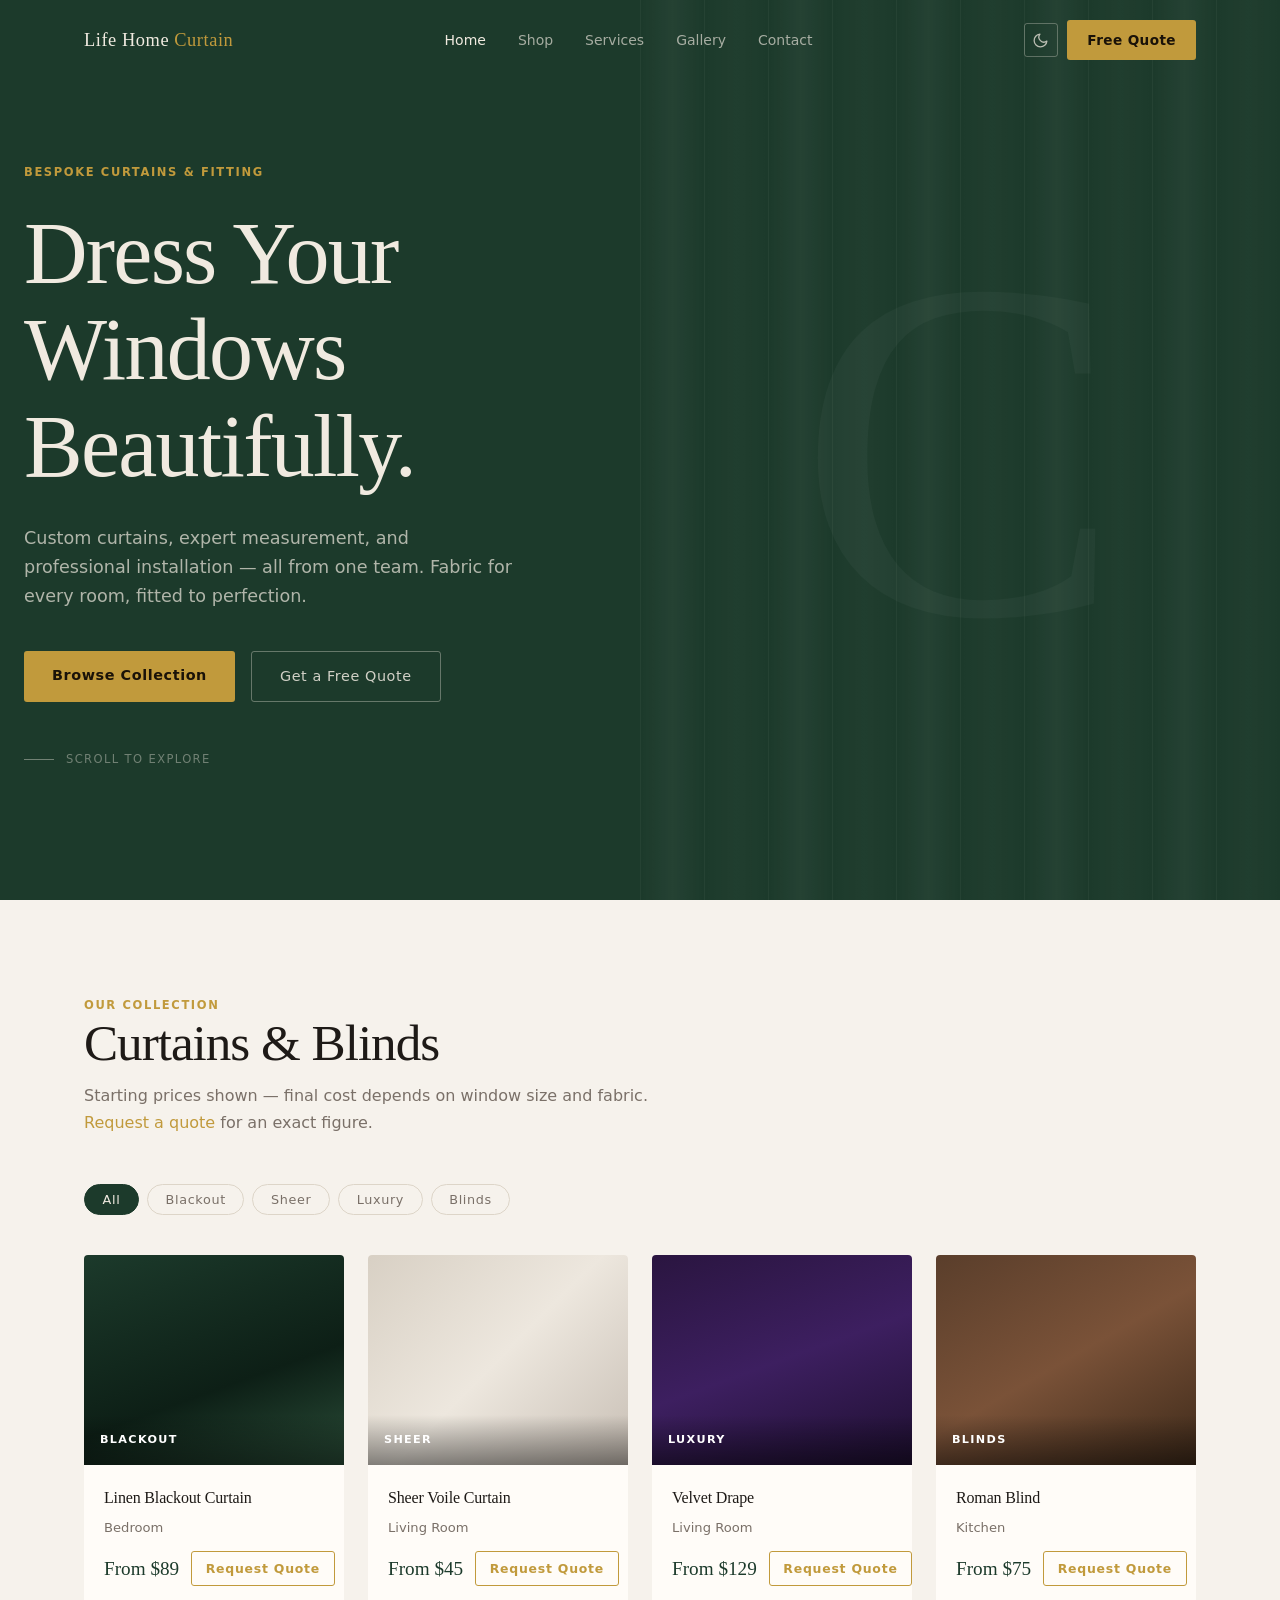
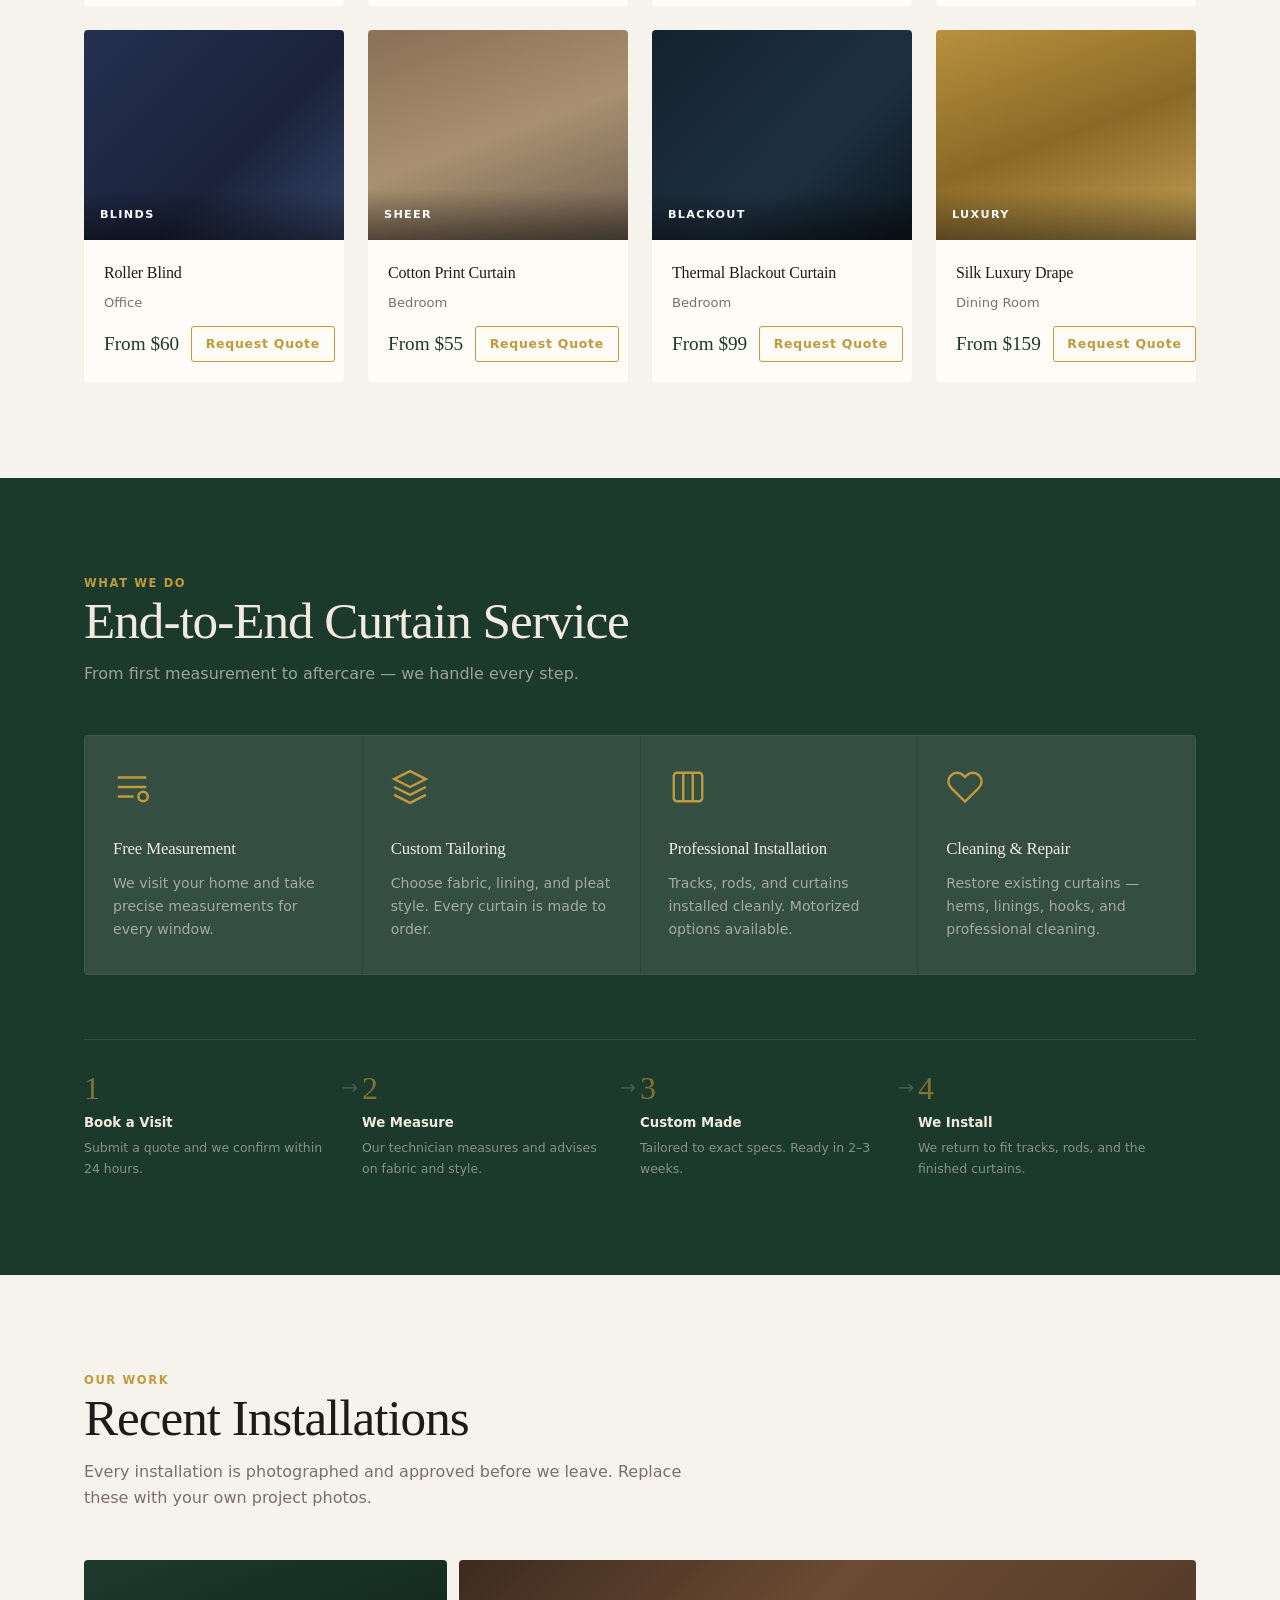
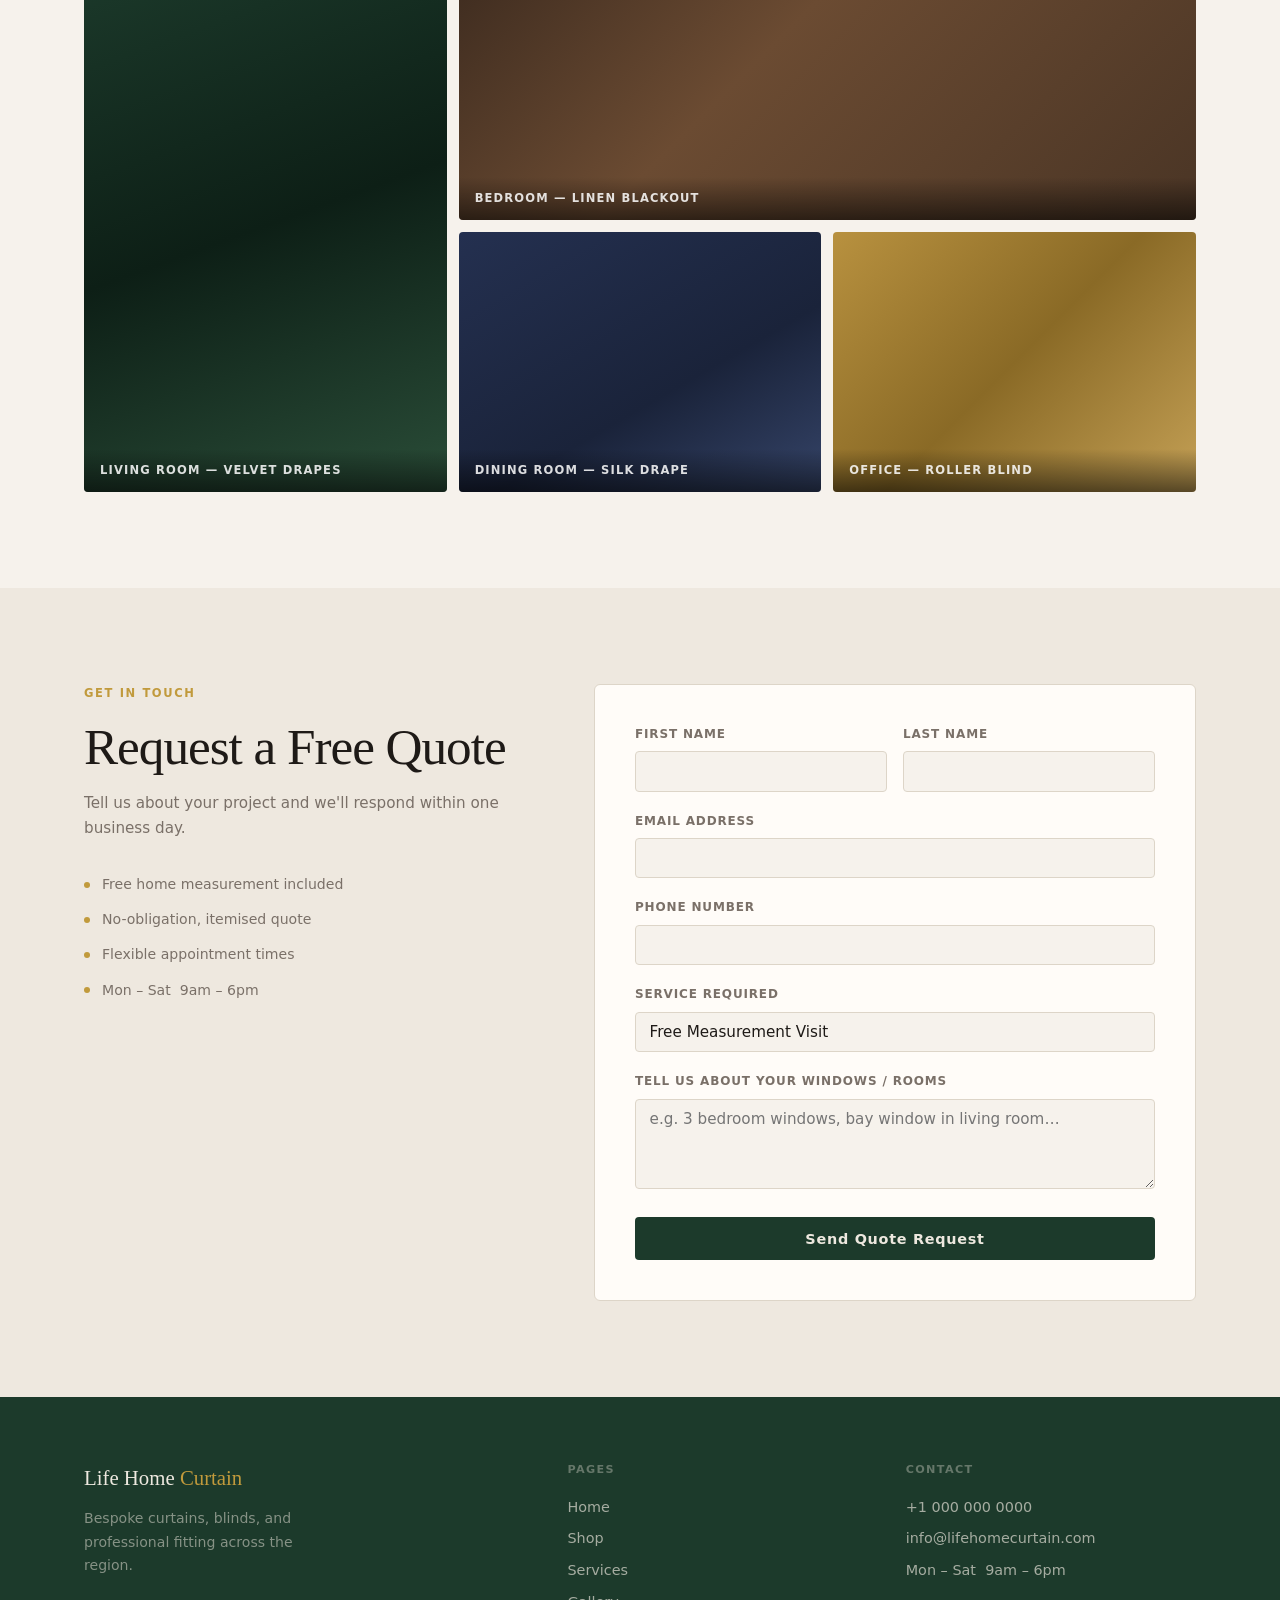
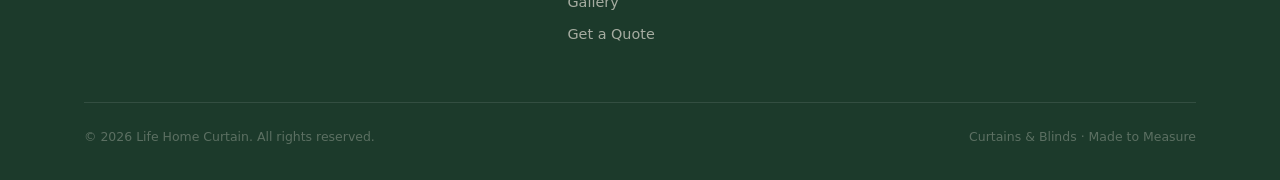
<file: index.html>
<!DOCTYPE html>
<html lang="en">
<head>
<meta charset="UTF-8">
<meta name="viewport" content="width=device-width, initial-scale=1.0">
<title>Life Home Curtain — Bespoke Curtains &amp; Fitting Services</title>
<style>
/* ─── Tokens ─── */
:root {
  --bg:         #F6F2EC;
  --surface:    #FFFCF8;
  --surface-2:  #EEE8DF;
  --text:       #1E1A17;
  --text-muted: #7A7068;
  --border:     #DDD5C8;
  --green:      #1C3A2B;
  --green-2:    #264D3A;
  --brass:      #C19A3C;
  --brass-2:    #A57E2A;
}
@media (prefers-color-scheme: dark) {
  :root {
    --bg:         #0D1710;
    --surface:    #141F17;
    --surface-2:  #1C2B1F;
    --text:       #EDE8DF;
    --text-muted: #9A9287;
    --border:     #263325;
    --green:      #2A5040;
    --green-2:    #3A6554;
  }
}
:root[data-theme="dark"] {
  --bg:         #0D1710; --surface:    #141F17; --surface-2:  #1C2B1F;
  --text:       #EDE8DF; --text-muted: #9A9287; --border:     #263325;
  --green:      #2A5040; --green-2:    #3A6554;
}
:root[data-theme="light"] {
  --bg:         #F6F2EC; --surface:    #FFFCF8; --surface-2:  #EEE8DF;
  --text:       #1E1A17; --text-muted: #7A7068; --border:     #DDD5C8;
  --green:      #1C3A2B; --green-2:    #264D3A;
}

/* ─── Reset ─── */
*,*::before,*::after{box-sizing:border-box;margin:0;padding:0}
html{scroll-behavior:smooth}
body{background:var(--bg);color:var(--text);font-family:"Segoe UI",system-ui,-apple-system,sans-serif;font-size:16px;line-height:1.65;-webkit-font-smoothing:antialiased}
img{max-width:100%;display:block}
a{color:inherit;text-decoration:none}
button{font-family:inherit;cursor:pointer;border:none;background:none}

/* ─── Type ─── */
.serif{font-family:"Palatino Linotype",Palatino,"Book Antiqua",Georgia,serif;font-weight:400;letter-spacing:-0.02em;text-wrap:balance;line-height:1.1}
h1.serif{font-size:clamp(3rem,7vw,5.5rem)}
h2.serif{font-size:clamp(2rem,4.5vw,3.2rem)}
h3{font-family:"Palatino Linotype",Palatino,"Book Antiqua",Georgia,serif;font-size:1.15rem;font-weight:400;letter-spacing:-0.01em}
.eyebrow{font-size:.72rem;font-weight:700;letter-spacing:.14em;text-transform:uppercase;color:var(--brass)}
p{max-width:62ch}

/* ─── Layout ─── */
.wrap{max-width:1160px;margin:0 auto;padding:0 1.5rem}
.section{padding:6rem 0}

/* ─── Nav ─── */
nav{position:fixed;top:0;left:0;right:0;z-index:100;transition:background .3s,box-shadow .3s}
nav.scrolled{background:color-mix(in srgb,var(--bg) 92%,transparent);backdrop-filter:blur(12px);box-shadow:0 1px 0 var(--border)}
.nav-inner{display:flex;align-items:center;justify-content:space-between;padding:1.25rem 1.5rem;max-width:1160px;margin:0 auto}
/* Over the dark hero the nav is always light; once scrolled it adopts theme colors */
.nav-logo{font-family:"Palatino Linotype",Palatino,serif;font-size:1.15rem;color:#F0EAE0;letter-spacing:.03em;transition:color .3s}
.nav-logo span{color:var(--brass)}
.nav-links{display:flex;gap:2rem;list-style:none}
.nav-links a{font-size:.875rem;color:rgba(240,234,224,.65);transition:color .2s}
.nav-links a:hover,.nav-links a.active{color:#F0EAE0}
nav.scrolled .nav-logo{color:var(--text)}
nav.scrolled .nav-links a{color:var(--text-muted)}
nav.scrolled .nav-links a:hover,nav.scrolled .nav-links a.active{color:var(--text)}
.nav-cta{background:var(--brass);color:#1a1208;padding:.55rem 1.25rem;border-radius:3px;font-size:.85rem;font-weight:700;letter-spacing:.03em;transition:background .2s}
.nav-cta:hover{background:var(--brass-2)}
.theme-btn{display:flex;align-items:center;justify-content:center;width:34px;height:34px;border:1px solid rgba(240,234,224,.3);border-radius:3px;color:rgba(240,234,224,.75);transition:color .2s,border-color .2s;margin-right:.6rem}
.theme-btn:hover{color:#F0EAE0;border-color:rgba(240,234,224,.6)}
.theme-btn svg{width:17px;height:17px}
nav.scrolled .theme-btn{border-color:var(--border);color:var(--text-muted)}
nav.scrolled .theme-btn:hover{color:var(--text)}

/* ─── Hero ─── */
#home{min-height:100svh;background:var(--green);display:grid;grid-template-columns:1fr 1fr;position:relative;overflow:hidden}
.hero-left{display:flex;flex-direction:column;justify-content:center;padding:8rem 3rem 6rem 1.5rem;max-width:680px;margin-left:auto}
.hero-left .eyebrow{color:var(--brass);margin-bottom:1.5rem}
.hero-left h1{color:#F0EAE0;margin-bottom:1.75rem}
.hero-left>p{color:rgba(240,234,224,.7);font-size:1.1rem;max-width:44ch;margin-bottom:2.5rem}
.hero-btns{display:flex;gap:1rem;flex-wrap:wrap}
.btn-primary{background:var(--brass);color:#1a1208;padding:.8rem 1.75rem;border-radius:3px;font-weight:700;font-size:.9rem;letter-spacing:.04em;transition:background .2s,transform .15s;display:inline-block}
.btn-primary:hover{background:#D4AD50;transform:translateY(-1px)}
.btn-ghost{border:1px solid rgba(240,234,224,.35);color:rgba(240,234,224,.85);padding:.8rem 1.75rem;border-radius:3px;font-size:.9rem;letter-spacing:.04em;transition:border-color .2s,color .2s;display:inline-block}
.btn-ghost:hover{border-color:rgba(240,234,224,.7);color:#F0EAE0}
.scroll-hint{margin-top:3rem;display:flex;align-items:center;gap:.75rem;font-size:.72rem;letter-spacing:.12em;text-transform:uppercase;color:rgba(240,234,224,.4)}
.scroll-hint::before{content:'';display:block;width:30px;height:1px;background:currentColor}
.hero-right{position:relative;overflow:hidden}
.hero-right::after{content:'C';position:absolute;top:50%;left:50%;transform:translate(-50%,-50%);font-family:"Palatino Linotype",Palatino,serif;font-size:38vw;line-height:1;color:rgba(255,255,255,.03);user-select:none;pointer-events:none;white-space:nowrap}
.drape{position:absolute;inset:0;display:flex}
.drape-panel{flex:1;border-left:1px solid rgba(255,255,255,.04);background:linear-gradient(90deg,rgba(255,255,255,0) 0%,rgba(255,255,255,.04) 50%,rgba(255,255,255,0) 100%)}
.drape-panel:nth-child(even){background:linear-gradient(90deg,rgba(255,255,255,0) 0%,rgba(255,255,255,.02) 50%,rgba(255,255,255,0) 100%)}

/* ─── Products ─── */
#shop{background:var(--bg)}
.section-head{margin-bottom:3rem}
.section-head p{color:var(--text-muted);margin-top:.75rem;font-size:1rem}
.filter-bar{display:flex;gap:.5rem;flex-wrap:wrap;margin-bottom:2.5rem}
.filter-btn{padding:.45rem 1.1rem;border-radius:20px;border:1px solid var(--border);font-size:.8rem;letter-spacing:.05em;color:var(--text-muted);background:transparent;transition:all .2s}
.filter-btn:hover{border-color:var(--text);color:var(--text)}
.filter-btn.active{background:var(--green);border-color:var(--green);color:#F0EAE0}
.product-grid{display:grid;grid-template-columns:repeat(auto-fill,minmax(260px,1fr));gap:1.5rem}
.product-card{background:var(--surface);border-radius:4px;overflow:hidden;transition:transform .2s,box-shadow .2s}
.product-card:hover{transform:translateY(-3px);box-shadow:0 8px 28px rgba(0,0,0,.08)}
.product-swatch{height:210px;position:relative}
.swatch-label{position:absolute;bottom:0;left:0;right:0;padding:1rem;background:linear-gradient(to top,rgba(0,0,0,.45),transparent);color:#fff;font-size:.7rem;letter-spacing:.12em;text-transform:uppercase;font-weight:700}
.product-info{padding:1.25rem}
.product-info h3{font-size:1rem;margin-bottom:.35rem}
.product-room{font-size:.82rem;color:var(--text-muted);margin-bottom:.75rem}
.product-footer{display:flex;align-items:center;justify-content:space-between;gap:.75rem}
.product-price{font-family:"Palatino Linotype",Palatino,serif;font-size:1.2rem;color:var(--green);white-space:nowrap}
:root[data-theme="dark"] .product-price{color:var(--brass)}
@media(prefers-color-scheme:dark){.product-price{color:var(--brass)}}
.btn-quote{font-size:.78rem;font-weight:700;letter-spacing:.06em;color:var(--brass);border:1px solid var(--brass);padding:.4rem .85rem;border-radius:3px;transition:all .2s;white-space:nowrap}
.btn-quote:hover{background:var(--brass);color:#1a1208}

/* ─── Services ─── */
#services{background:var(--green)}
#services .section-head p{color:rgba(240,234,224,.6)}
#services h2{color:#F0EAE0}
.services-grid{display:grid;grid-template-columns:repeat(auto-fit,minmax(240px,1fr));gap:1px;background:rgba(255,255,255,.08);border:1px solid rgba(255,255,255,.08);border-radius:4px;overflow:hidden;margin-bottom:4rem}
.svc{background:rgba(255,255,255,.03);padding:2rem 1.75rem;transition:background .2s}
.svc:hover{background:rgba(255,255,255,.07)}
.svc-icon{width:38px;height:38px;margin-bottom:1.25rem;color:var(--brass)}
.svc h3{color:#F0EAE0;margin-bottom:.6rem;font-size:1.05rem}
.svc p{color:rgba(240,234,224,.6);font-size:.88rem;max-width:30ch}
.process{display:flex;gap:0;padding-top:2rem;border-top:1px solid rgba(255,255,255,.1)}
.step{flex:1;padding-right:1.5rem;position:relative}
.step::after{content:'→';position:absolute;right:.25rem;top:.05rem;color:rgba(240,234,224,.2);font-size:1.2rem}
.step:last-child::after{display:none}
.step-n{font-family:"Palatino Linotype",Palatino,serif;font-size:2rem;color:var(--brass);opacity:.6;line-height:1;margin-bottom:.5rem}
.step h4{color:#F0EAE0;font-size:.83rem;font-weight:700;margin-bottom:.3rem}
.step p{color:rgba(240,234,224,.5);font-size:.78rem;max-width:none}

/* ─── Gallery ─── */
#gallery{background:var(--bg)}
.mosaic{display:grid;grid-template-columns:repeat(3,1fr);grid-template-rows:260px 260px;gap:.75rem}
.gcell{border-radius:4px;overflow:hidden;position:relative}
.gcell:first-child{grid-column:1/2;grid-row:1/3}
.gcell:nth-child(2){grid-column:2/4;grid-row:1/2}
.gcell:nth-child(3){grid-column:2/3;grid-row:2/3}
.gcell:nth-child(4){grid-column:3/4;grid-row:2/3}
.gcell .cap{position:absolute;bottom:0;left:0;right:0;padding:.75rem 1rem;background:linear-gradient(to top,rgba(0,0,0,.55),transparent);font-size:.72rem;letter-spacing:.1em;text-transform:uppercase;color:rgba(255,255,255,.85);font-weight:700}
.g1{background:linear-gradient(160deg,#1C3A2B,#0D1F16 50%,#2A4D38)}
.g2{background:linear-gradient(135deg,#3D2B1F,#6B4B32 40%,#4A3525)}
.g3{background:linear-gradient(150deg,#243050,#1A233A 60%,#354468)}
.g4{background:linear-gradient(135deg,#B8913F,#8A6A26 50%,#C4A055)}

/* ─── Quote ─── */
#quote{background:var(--surface-2)}
.quote-layout{display:grid;grid-template-columns:1fr 1.4fr;gap:5rem;align-items:start}
.quote-left .eyebrow{margin-bottom:1rem}
.quote-left h2{margin-bottom:1rem}
.quote-left>p{color:var(--text-muted);font-size:.95rem}
.perks{margin-top:2rem;display:flex;flex-direction:column;gap:.75rem}
.perk{display:flex;align-items:flex-start;gap:.75rem;font-size:.88rem;color:var(--text-muted)}
.perk-dot{width:6px;height:6px;border-radius:50%;background:var(--brass);flex-shrink:0;margin-top:.55rem}
.form-card{background:var(--surface);border-radius:6px;padding:2.5rem;border:1px solid var(--border)}
.form-row{display:grid;grid-template-columns:1fr 1fr;gap:1rem}
.fg{margin-bottom:1.25rem}
.fg label{display:block;font-size:.75rem;font-weight:700;letter-spacing:.07em;text-transform:uppercase;color:var(--text-muted);margin-bottom:.4rem}
.fg input,.fg select,.fg textarea{width:100%;padding:.65rem .85rem;border:1px solid var(--border);border-radius:4px;background:var(--bg);color:var(--text);font-family:inherit;font-size:.95rem;transition:border-color .2s;-webkit-appearance:none}
.fg input:focus,.fg select:focus,.fg textarea:focus{outline:none;border-color:var(--brass)}
.fg textarea{resize:vertical;min-height:90px}
.btn-submit{width:100%;padding:.85rem;background:var(--green);color:#EDE8DF;border-radius:4px;font-size:.9rem;font-weight:700;letter-spacing:.05em;transition:background .2s;cursor:pointer}
.btn-submit:hover{background:var(--green-2)}
.form-success{display:none;text-align:center;padding:3rem 1rem}
.form-success .check{width:52px;height:52px;background:color-mix(in srgb,var(--brass) 15%,transparent);border-radius:50%;display:flex;align-items:center;justify-content:center;margin:0 auto 1.25rem;color:var(--brass);font-size:1.5rem}
.form-success h3{font-family:"Palatino Linotype",Palatino,serif;font-size:1.3rem;margin-bottom:.5rem}
.form-success p{color:var(--text-muted);font-size:.9rem;margin:0 auto}

/* ─── Footer ─── */
footer{background:var(--green);padding:4rem 0 2rem}
.footer-grid{display:grid;grid-template-columns:1.5fr 1fr 1fr;gap:3rem;padding-bottom:3rem;border-bottom:1px solid rgba(255,255,255,.1);margin-bottom:1.5rem}
.footer-brand{font-family:"Palatino Linotype",Palatino,serif;font-size:1.3rem;color:#EDE8DF;margin-bottom:.75rem}
.footer-brand span{color:var(--brass)}
.footer-tagline{color:rgba(240,234,224,.5);font-size:.88rem;max-width:28ch}
.fcol h4{font-size:.7rem;font-weight:700;letter-spacing:.12em;text-transform:uppercase;color:rgba(240,234,224,.35);margin-bottom:1rem}
.fcol a{display:block;color:rgba(240,234,224,.65);font-size:.9rem;margin-bottom:.5rem;transition:color .2s}
.fcol a:hover{color:#EDE8DF}
.footer-bottom{display:flex;justify-content:space-between;font-size:.78rem;color:rgba(240,234,224,.3)}

/* ─── Responsive ─── */
@media(max-width:900px){
  #home{grid-template-columns:1fr}
  .hero-right{display:none}
  .hero-left{padding:9rem 1.5rem 5rem;margin:0;max-width:none}
  .mosaic{grid-template-columns:1fr 1fr;grid-template-rows:200px 200px 200px}
  .gcell:first-child{grid-column:1/3;grid-row:1/2}
  .gcell:nth-child(2){grid-column:1/3;grid-row:2/3}
  .gcell:nth-child(3){grid-column:1/2;grid-row:3/4}
  .gcell:nth-child(4){grid-column:2/3;grid-row:3/4}
  .quote-layout{grid-template-columns:1fr;gap:2.5rem}
  .footer-grid{grid-template-columns:1fr 1fr}
  .process{flex-direction:column;gap:1.5rem}
  .step::after{display:none}
}
@media(max-width:600px){
  h1.serif{font-size:2.5rem}
  .nav-links{display:none}
  .form-row{grid-template-columns:1fr}
  .footer-grid{grid-template-columns:1fr}
  .footer-bottom{flex-direction:column;gap:.5rem}
}
@media(prefers-reduced-motion:reduce){*,*::before,*::after{animation:none!important;transition:none!important}}
</style>
</head>
<body>

<!-- NAV -->
<nav id="nav">
  <div class="nav-inner">
    <a href="#home" class="nav-logo">Life Home <span>Curtain</span></a>
    <ul class="nav-links">
      <li><a href="#home">Home</a></li>
      <li><a href="#shop">Shop</a></li>
      <li><a href="#services">Services</a></li>
      <li><a href="#gallery">Gallery</a></li>
      <li><a href="#quote">Contact</a></li>
    </ul>
    <div style="display:flex;align-items:center">
      <button class="theme-btn" id="theme-btn" aria-label="Toggle light or dark theme"></button>
      <a href="#quote" class="nav-cta">Free Quote</a>
    </div>
  </div>
</nav>

<!-- HERO -->
<section id="home">
  <div class="hero-left">
    <div class="eyebrow">Bespoke Curtains &amp; Fitting</div>
    <h1 class="serif">Dress Your Windows Beautifully.</h1>
    <p>Custom curtains, expert measurement, and professional installation — all from one team. Fabric for every room, fitted to perfection.</p>
    <div class="hero-btns">
      <a href="#shop" class="btn-primary">Browse Collection</a>
      <a href="#quote" class="btn-ghost">Get a Free Quote</a>
    </div>
    <div class="scroll-hint">Scroll to explore</div>
  </div>
  <div class="hero-right" aria-hidden="true">
    <div class="drape" id="drape"></div>
  </div>
</section>

<!-- SHOP -->
<section id="shop" class="section">
  <div class="wrap">
    <div class="section-head">
      <div class="eyebrow">Our Collection</div>
      <h2 class="serif">Curtains &amp; Blinds</h2>
      <p>Starting prices shown — final cost depends on window size and fabric. <a href="#quote" style="color:var(--brass)">Request a quote</a> for an exact figure.</p>
    </div>
    <div class="filter-bar">
      <button class="filter-btn active" data-f="all">All</button>
      <button class="filter-btn" data-f="blackout">Blackout</button>
      <button class="filter-btn" data-f="sheer">Sheer</button>
      <button class="filter-btn" data-f="luxury">Luxury</button>
      <button class="filter-btn" data-f="blinds">Blinds</button>
    </div>
    <div class="product-grid" id="pgrid"></div>
  </div>
</section>

<!-- SERVICES -->
<section id="services" class="section">
  <div class="wrap">
    <div class="section-head">
      <div class="eyebrow">What We Do</div>
      <h2 class="serif">End-to-End Curtain Service</h2>
      <p>From first measurement to aftercare — we handle every step.</p>
    </div>
    <div class="services-grid">
      <div class="svc">
        <svg class="svc-icon" viewBox="0 0 24 24" fill="none" stroke="currentColor" stroke-width="1.5"><path d="M3 12h18M3 6h18M3 18h10"/><circle cx="19" cy="18" r="3"/></svg>
        <h3>Free Measurement</h3>
        <p>We visit your home and take precise measurements for every window.</p>
      </div>
      <div class="svc">
        <svg class="svc-icon" viewBox="0 0 24 24" fill="none" stroke="currentColor" stroke-width="1.5"><path d="M12 2L2 7l10 5 10-5-10-5zM2 17l10 5 10-5M2 12l10 5 10-5"/></svg>
        <h3>Custom Tailoring</h3>
        <p>Choose fabric, lining, and pleat style. Every curtain is made to order.</p>
      </div>
      <div class="svc">
        <svg class="svc-icon" viewBox="0 0 24 24" fill="none" stroke="currentColor" stroke-width="1.5"><rect x="3" y="3" width="18" height="18" rx="2"/><path d="M9 3v18M15 3v18"/></svg>
        <h3>Professional Installation</h3>
        <p>Tracks, rods, and curtains installed cleanly. Motorized options available.</p>
      </div>
      <div class="svc">
        <svg class="svc-icon" viewBox="0 0 24 24" fill="none" stroke="currentColor" stroke-width="1.5"><path d="M20.84 4.61a5.5 5.5 0 0 0-7.78 0L12 5.67l-1.06-1.06a5.5 5.5 0 0 0-7.78 7.78l1.06 1.06L12 21.23l7.78-7.78 1.06-1.06a5.5 5.5 0 0 0 0-7.78z"/></svg>
        <h3>Cleaning &amp; Repair</h3>
        <p>Restore existing curtains — hems, linings, hooks, and professional cleaning.</p>
      </div>
    </div>
    <div class="process">
      <div class="step"><div class="step-n">1</div><h4>Book a Visit</h4><p>Submit a quote and we confirm within 24 hours.</p></div>
      <div class="step"><div class="step-n">2</div><h4>We Measure</h4><p>Our technician measures and advises on fabric and style.</p></div>
      <div class="step"><div class="step-n">3</div><h4>Custom Made</h4><p>Tailored to exact specs. Ready in 2–3 weeks.</p></div>
      <div class="step"><div class="step-n">4</div><h4>We Install</h4><p>We return to fit tracks, rods, and the finished curtains.</p></div>
    </div>
  </div>
</section>

<!-- GALLERY -->
<section id="gallery" class="section">
  <div class="wrap">
    <div class="section-head">
      <div class="eyebrow">Our Work</div>
      <h2 class="serif">Recent Installations</h2>
      <p>Every installation is photographed and approved before we leave. Replace these with your own project photos.</p>
    </div>
    <div class="mosaic">
      <div class="gcell g1"><div class="cap">Living Room — Velvet Drapes</div></div>
      <div class="gcell g2"><div class="cap">Bedroom — Linen Blackout</div></div>
      <div class="gcell g3"><div class="cap">Dining Room — Silk Drape</div></div>
      <div class="gcell g4"><div class="cap">Office — Roller Blind</div></div>
    </div>
  </div>
</section>

<!-- QUOTE -->
<section id="quote" class="section">
  <div class="wrap">
    <div class="quote-layout">
      <div class="quote-left">
        <div class="eyebrow">Get in Touch</div>
        <h2 class="serif">Request a Free Quote</h2>
        <p>Tell us about your project and we'll respond within one business day.</p>
        <div class="perks">
          <div class="perk"><div class="perk-dot"></div>Free home measurement included</div>
          <div class="perk"><div class="perk-dot"></div>No-obligation, itemised quote</div>
          <div class="perk"><div class="perk-dot"></div>Flexible appointment times</div>
          <div class="perk"><div class="perk-dot"></div>Mon – Sat &nbsp;9am – 6pm</div>
        </div>
      </div>
      <div>
        <div class="form-card">
          <form id="qform">
            <div class="form-row">
              <div class="fg"><label>First Name</label><input type="text" name="first" required></div>
              <div class="fg"><label>Last Name</label><input type="text" name="last" required></div>
            </div>
            <div class="fg"><label>Email Address</label><input type="email" name="email" required></div>
            <div class="fg"><label>Phone Number</label><input type="tel" name="phone" required></div>
            <div class="fg">
              <label>Service Required</label>
              <select name="service">
                <option>Free Measurement Visit</option>
                <option>Custom Tailoring</option>
                <option>Professional Installation</option>
                <option>Cleaning / Repair</option>
              </select>
            </div>
            <div class="fg"><label>Tell us about your windows / rooms</label><textarea name="msg" placeholder="e.g. 3 bedroom windows, bay window in living room…"></textarea></div>
            <button type="submit" class="btn-submit">Send Quote Request</button>
          </form>
          <div class="form-success" id="fsuccess">
            <div class="check">✓</div>
            <h3>Request Received</h3>
            <p>We'll be in touch within one business day to arrange your free measurement visit.</p>
          </div>
        </div>
      </div>
    </div>
  </div>
</section>

<!-- FOOTER -->
<footer>
  <div class="wrap">
    <div class="footer-grid">
      <div>
        <div class="footer-brand">Life Home <span>Curtain</span></div>
        <p class="footer-tagline">Bespoke curtains, blinds, and professional fitting across the region.</p>
      </div>
      <div class="fcol">
        <h4>Pages</h4>
        <a href="#home">Home</a>
        <a href="#shop">Shop</a>
        <a href="#services">Services</a>
        <a href="#gallery">Gallery</a>
        <a href="#quote">Get a Quote</a>
      </div>
      <div class="fcol">
        <h4>Contact</h4>
        <a href="tel:+10000000000">+1 000 000 0000</a>
        <a href="mailto:info@lifehomecurtain.com">info@lifehomecurtain.com</a>
        <a href="#quote">Mon – Sat &nbsp;9am – 6pm</a>
      </div>
    </div>
    <div class="footer-bottom">
      <span>© 2026 Life Home Curtain. All rights reserved.</span>
      <span>Curtains &amp; Blinds · Made to Measure</span>
    </div>
  </div>
</footer>

<script>
const PRODUCTS=[
  {n:"Linen Blackout Curtain",c:"blackout",p:89,r:"Bedroom",g:"linear-gradient(160deg,#1C3A2B,#0D1F16 60%,#2A4D38)"},
  {n:"Sheer Voile Curtain",c:"sheer",p:45,r:"Living Room",g:"linear-gradient(135deg,#D8D0C4,#EDE7DE 50%,#C8BFB5)"},
  {n:"Velvet Drape",c:"luxury",p:129,r:"Living Room",g:"linear-gradient(160deg,#2A1540,#3D1F60 50%,#1E0F30)"},
  {n:"Roman Blind",c:"blinds",p:75,r:"Kitchen",g:"linear-gradient(150deg,#5A3E2B,#7A5238 50%,#3E2A1A)"},
  {n:"Roller Blind",c:"blinds",p:60,r:"Office",g:"linear-gradient(135deg,#243050,#1A233A 60%,#354468)"},
  {n:"Cotton Print Curtain",c:"sheer",p:55,r:"Bedroom",g:"linear-gradient(160deg,#8A7055,#A89070 50%,#706050)"},
  {n:"Thermal Blackout Curtain",c:"blackout",p:99,r:"Bedroom",g:"linear-gradient(135deg,#14222E,#1E3040 60%,#0D1820)"},
  {n:"Silk Luxury Drape",c:"luxury",p:159,r:"Dining Room",g:"linear-gradient(160deg,#B8913F,#8A6A26 50%,#C4A055)"},
];

function render(f){
  const items=f==='all'?PRODUCTS:PRODUCTS.filter(p=>p.c===f);
  document.getElementById('pgrid').innerHTML=items.map(p=>`
    <div class="product-card">
      <div class="product-swatch" style="background:${p.g}">
        <div class="swatch-label">${p.c}</div>
      </div>
      <div class="product-info">
        <h3>${p.n}</h3>
        <div class="product-room">${p.r}</div>
        <div class="product-footer">
          <div class="product-price">From $${p.p}</div>
          <a href="#quote" class="btn-quote">Request Quote</a>
        </div>
      </div>
    </div>`).join('');
}

// Drape panels
(function(){
  const d=document.getElementById('drape');
  for(let i=0;i<10;i++){const p=document.createElement('div');p.className='drape-panel';d.appendChild(p);}
})();

// Nav scroll
window.addEventListener('scroll',()=>{
  document.getElementById('nav').classList.toggle('scrolled',scrollY>60);
},{passive:true});

// Active nav link
const links=document.querySelectorAll('.nav-links a');
const navObserver=new IntersectionObserver(entries=>{
  entries.forEach(e=>{
    if(e.isIntersecting)links.forEach(l=>l.classList.toggle('active',l.getAttribute('href')==='#'+e.target.id));
  });
},{threshold:0.35});
document.querySelectorAll('section[id]').forEach(s=>navObserver.observe(s));

// Filters
document.querySelector('.filter-bar').addEventListener('click',e=>{
  const b=e.target.closest('.filter-btn');
  if(!b)return;
  document.querySelectorAll('.filter-btn').forEach(x=>x.classList.remove('active'));
  b.classList.add('active');
  render(b.dataset.f);
});

// Form
document.getElementById('qform').addEventListener('submit',e=>{
  e.preventDefault();
  document.getElementById('qform').style.display='none';
  document.getElementById('fsuccess').style.display='block';
});

// Theme
const SUN='<svg viewBox="0 0 24 24" fill="none" stroke="currentColor" stroke-width="1.8" stroke-linecap="round"><circle cx="12" cy="12" r="4.2"/><path d="M12 2v2M12 20v2M4.9 4.9l1.4 1.4M17.7 17.7l1.4 1.4M2 12h2M20 12h2M4.9 19.1l1.4-1.4M17.7 6.3l1.4-1.4"/></svg>';
const MOON='<svg viewBox="0 0 24 24" fill="none" stroke="currentColor" stroke-width="1.8" stroke-linecap="round" stroke-linejoin="round"><path d="M21 12.8A9 9 0 1 1 11.2 3a7 7 0 0 0 9.8 9.8z"/></svg>';
let dark=window.matchMedia('(prefers-color-scheme:dark)').matches;
const btn=document.getElementById('theme-btn');
function applyTheme(d){
  document.documentElement.dataset.theme=d?'dark':'light';
  btn.innerHTML=d?SUN:MOON;
}
btn.addEventListener('click',()=>{dark=!dark;applyTheme(dark);});
applyTheme(dark);

render('all');
</script>
</body>
</html>
</file>
